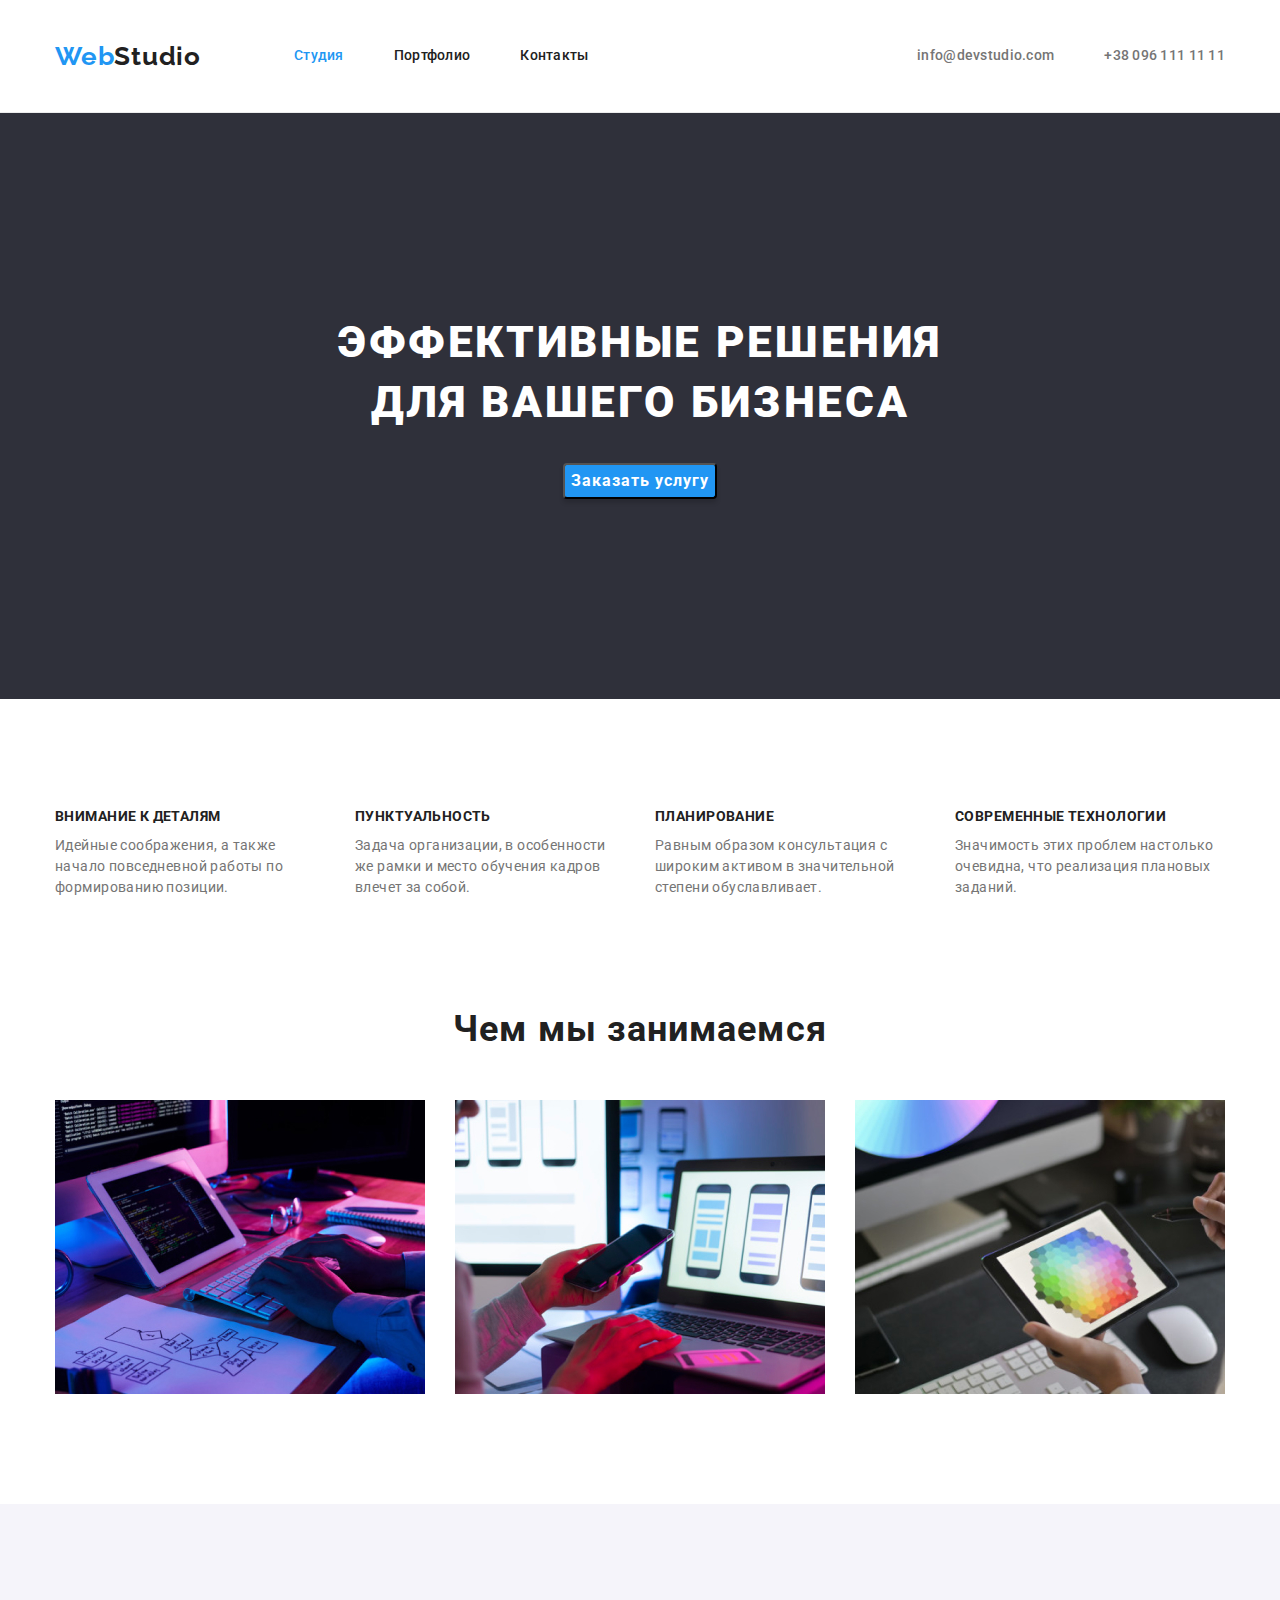
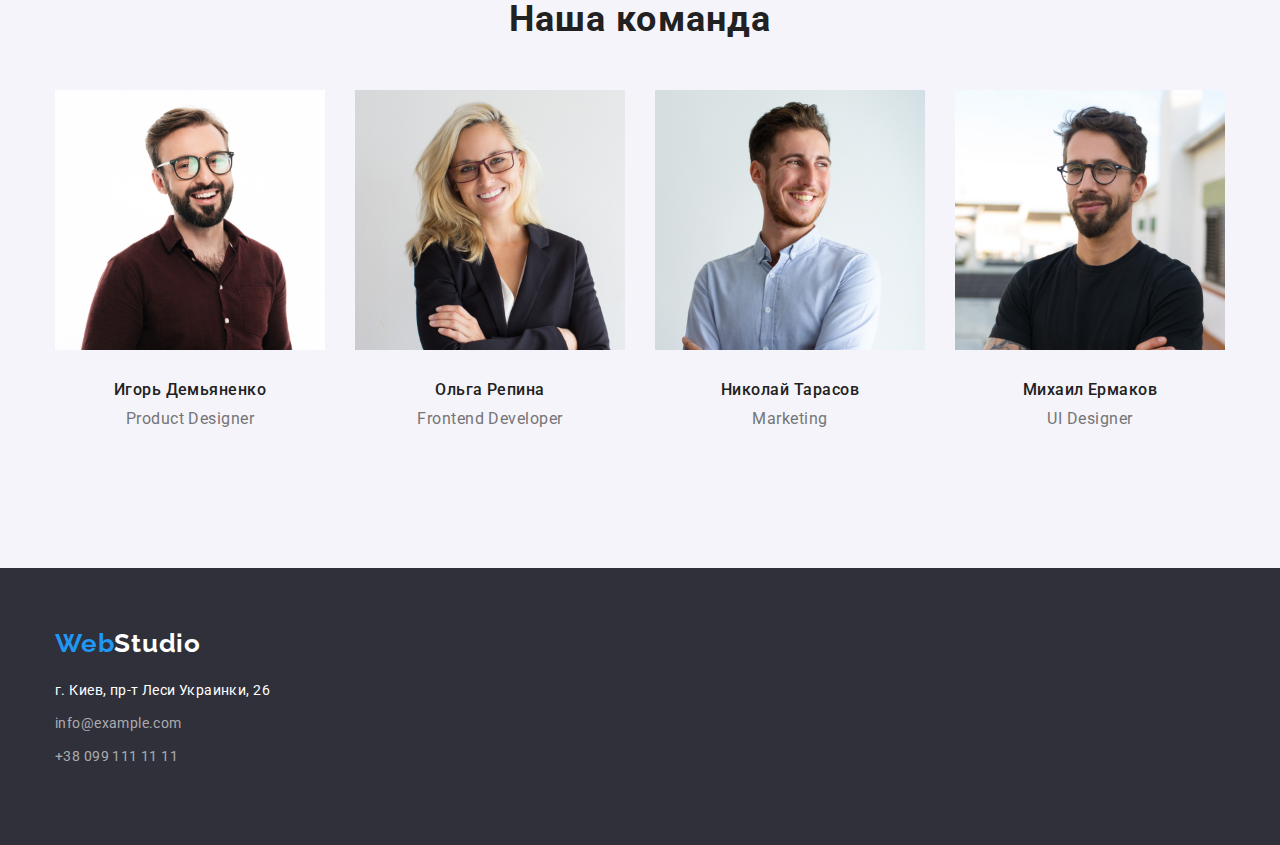
<file: index.html>
<!DOCTYPE html>
<html lang="ru">

<head>
    <meta charset="UTF-8">
    <meta http-equiv="X-UA-Compatible" content="IE=edge">
    <meta name="viewport" content="width=device-width, initial-scale=1.0">
    <title>Document</title>
    <!-- link font F -->
    <link rel="preconnect" href="https://fonts.googleapis.com">
    <link rel="preconnect" href="https://fonts.gstatic.com" crossorigin>
    <link href="https://fonts.googleapis.com/css2?family=Raleway:wght@700&family=Roboto:wght@400;500;700;900&display=swap" rel="stylesheet">
    <!-- modern normalize -->
    <link rel="stylesheet" href="https://cdnjs.cloudflare.com/ajax/libs/modern-normalize/1.1.0/modern-normalize.min.css">
    <!-- link style -->
    <link rel="stylesheet" href="./css/style.css">

</head>

<body>

    <header class="header">
        <div class="container main-nav">
            <nav class="main-site-nav">

                <a href="./index.html" class="logo">
                    <span class="logo-color ">Web</span>Studio
                </a>

                <ul class="site-nav">
                    <li class="item">
                        <a href="./index.html" class="current link">Студия</a>
                    </li>


                    <li class="item"><a href="./portfolio.html" class="link">Портфолио</a></li>


                    <li class="item">
                        <a href="#" class="link">Контакты </a>
                    </li>

                </ul>


            </nav>
            <ul class="contact">
                <li class="contact-item"> <a href="mailto:info@devstudio.com" class="link">info@devstudio.com</a></li>
                <li class="contact-item"> <a href="tel:++380961111111" class="link">+38 096 111 11 11</a></li>
            </ul>
        </div>
    </header>

    <main>
        <section class="hero">
            <div class="conteiner">
                <h1 class="hero-title">Эффективные решения <br /> для вашего бизнеса</h1>
                <button type="button" class="button primary">Заказать услугу</button>
            </div>
        </section>


        <section class="section">
            <div class="container">
                <h2 class="visually-hidden">Важные правила</h2>
                <ul class="peculiarities">
                    <li class="peculiarities-item">
                        <h3 class="peculiarities-title">Внимание к деталям</h3>
                        <p class="peculiarities-text">Идейные соображения, а также начало повседневной работы по формированию позиции.</p>
                    </li>
                    <li class="peculiarities-item">
                        <h3 class="peculiarities-title">Пунктуальность</h3>
                        <p class="peculiarities-text">Задача организации, в особенности же рамки и место обучения кадров влечет за собой.</p>
                    </li>
                    <li class="peculiarities-item">
                        <h3 class="peculiarities-title">Планирование</h3>
                        <p class="peculiarities-text">Равным образом консультация с широким активом в значительной степени обуславливает.</p>
                    </li>
                    <li class="peculiarities-item">
                        <h3 class="peculiarities-title">Современные технологии</h3>
                        <p class="peculiarities-text">Значимость этих проблем настолько очевидна, что реализация плановых заданий.</p>
                    </li>
                </ul>
            </div>
        </section>

        <section class="section no-padding">
            <div class="container">
                <h2 class="section-title">Чем мы занимаемся</h2>
                <ul class="photo">
                    <li class="photo-item"> <img src="./images/img4.jpg" width="370" alt="пишет код"></li>
                    <li class="photo-item"> <img src="./images/img6.jpg" width="370" alt="работа в телефоне"></li>
                    <li class="photo-item"> <img src="./images/img5.jpg" width="370" alt="RGB планшет"></li>
                </ul>
            </div>
        </section>

        <section class="section teames">
            <div class="container">
                <h2 class="section-title">Наша команда</h2>
                <ul class="team">
                    <li class="photo-item"> <img src="./images/img.jpg" width="270" alt="Игорь Демьяненко">
                        <div class="team-container">
                            <h3 class="team-title">Игорь Демьяненко</h3>
                            <p class="team-text">Product Designer</p>
                        </div>
                    </li>
                    <li class="photo-item"> <img src="./images/img1.jpg" width="270" alt="Ольга Репина">
                        <div class="team-container">
                            <h3 class="team-title">Ольга Репина</h3>
                            <p class="team-text">Frontend Developer</p>
                        </div>
                    </li>
                    <li class="photo-item"> <img src="./images/img2.jpg" width="270" alt="Николай Тарасов">
                        <div class="team-container">
                            <h3 class="team-title">Николай Тарасов</h3>
                            <p class="team-text">Marketing</p>
                        </div>
                    </li>
                    <li class="photo-item"> <img src="./images/img3.jpg" width="270" alt="Михаил Ермако">
                        <div class="team-container">
                            <h3 class="team-title">Михаил Ермаков</h3>
                            <p class="team-text">UI Designer</p>
                        </div>
                    </li>
                </ul>
            </div>
        </section>
    </main>

    <footer class="footer">
        <div class="container">
            <a href="./index.html" class="logo">
                <span class="logo-color ">Web</span><span class="white-logo">Studio</span>
            </a>
            <address>
    <ul class="footer-contact">
        <li class="address">г. Киев, пр-т Леси Украинки, 26</li>
        <li class="footer-contact-item"> <a href="mailto:info@example.com" class="footer-contact-link">info@example.com</a></li>
        <li class="footer-contact-item"> <a href="tel:++380991111111" class="footer-contact-link">+38 099 111 11 11</a></li>
    </ul>
</address>
        </div>
    </footer>

</body>

</html>
</file>
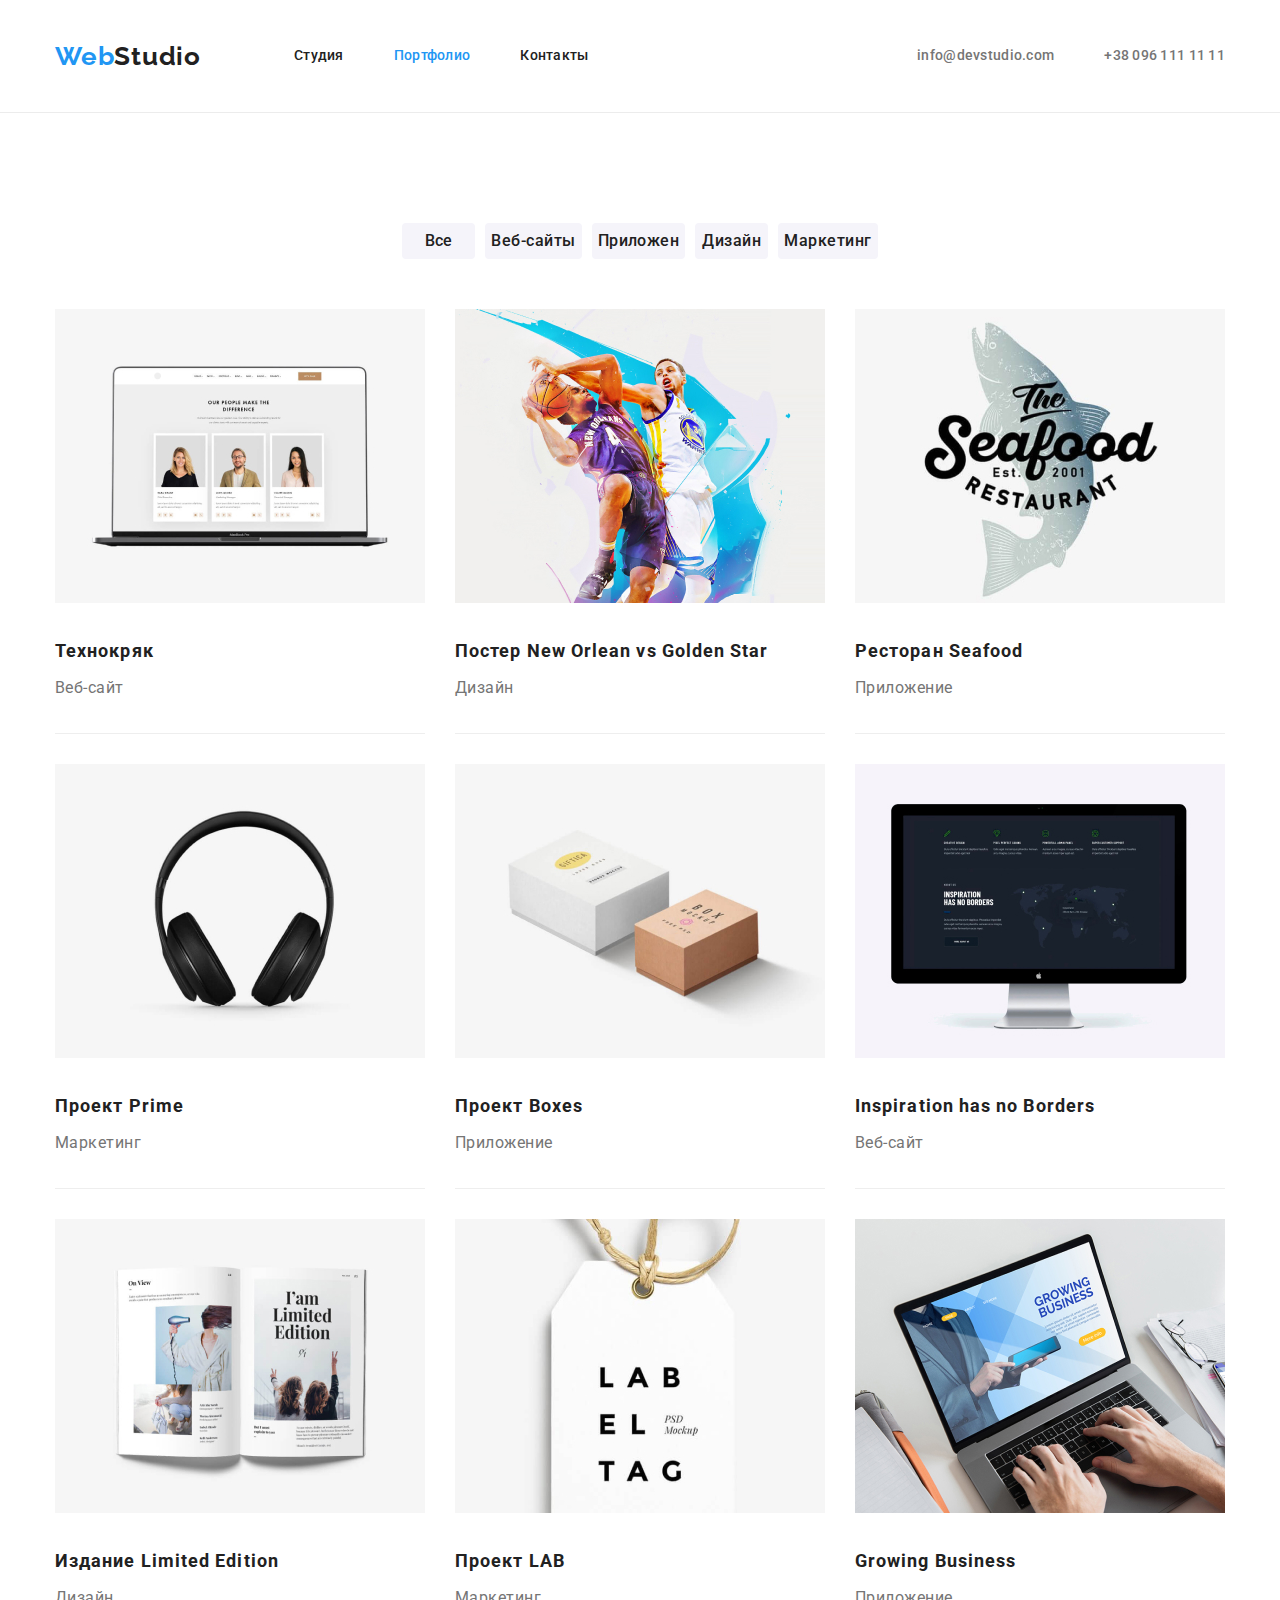
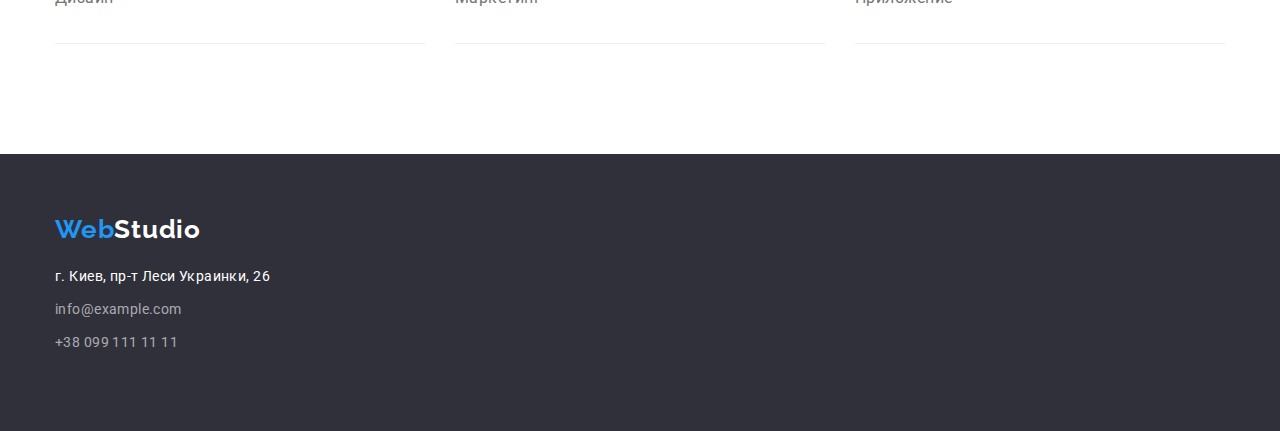
<file: portfolio.html>
<!DOCTYPE html>
<html lang="en">

<head>
    <meta charset="UTF-8">
    <meta http-equiv="X-UA-Compatible" content="IE=edge">
    <meta name="viewport" content="width=device-width, initial-scale=1.0">
    <title>Portfolio</title>
    <!-- link font F -->
    <link rel="preconnect" href="https://fonts.googleapis.com">
    <link rel="preconnect" href="https://fonts.gstatic.com" crossorigin>
    <link href="https://fonts.googleapis.com/css2?family=Raleway:wght@700&family=Roboto:wght@400;500;700;900&display=swap" rel="stylesheet">
    <!-- modern normalize -->
    <link rel="stylesheet" href="https://cdnjs.cloudflare.com/ajax/libs/modern-normalize/1.1.0/modern-normalize.min.css">
    <!-- link css -->
    <link rel="stylesheet" href="./css/style.css">


</head>

<body>

    <header class="header">
        <div class="container main-nav">
            <nav class="main-site-nav">

                <a href="./index.html" class="logo">
                    <span class="logo-color list">Web</span>Studio
                </a>

                <ul class="site-nav list">
                    <li class="item">
                        <a href="./index.html" class="link">Студия</a>
                    </li>


                    <li class="item"><a href="./portfolio.html" class="link current">Портфолио</a></li>


                    <li class="item">
                        <a href="#" class="link">Контакты</a>
                    </li>

                </ul>


            </nav>
            <ul class="contact">
                <li class="contact-item"> <a href="mailto:info@devstudio.com" class="link">info@devstudio.com</a></li>
                <li class="contact-item"> <a href="tel:++380961111111" class="link">+38 096 111 11 11</a></li>
            </ul>
        </div>
    </header>

    <main>
        <section class="section">
            <div class="container ">
                <h1 class="visually-hidden">Портфолио</h1>
                <ul class="portfolio-menu">

                    <li class="portfolio-item"><button type="button" class="button second">Все</button></li>

                    <li class="portfolio-item"><button type="button" class="button second">Веб-сайты</button></li>

                    <li class="portfolio-item"><button type="button" class="button second">Приложен</button></li>

                    <li class="portfolio-item"> <button type="button" class="button second">Дизайн</button></li>

                    <li class="portfolio-item"> <button type="button" class="button second">Маркетинг</button></li>


                </ul>

                <ul class="galler">
                    <li class="galler-item">
                        <img src="./images/portfolio.jpg" width="370" alt="Веб-сайт">
                        <div class="galler-container">
                            <h2 class="title-img">Технокряк</h2>
                            <p class="categories">Веб-сайт</p>
                        </div>
                    </li>
                    <li class="galler-item">
                        <img src="./images/portfolio1.jpg" width="370" alt="Постер New Orlean vs Golden Star">
                        <div class="galler-container">
                            <h2 class="title-img">Постер New Orlean vs Golden Star</h2>
                            <p class="categories">Дизайн</p>
                        </div>
                    </li>
                    <li class="galler-item">
                        <img src="./images/portfolio2.jpg" width="370" alt="Ресторан Seafood">
                        <div class="galler-container">
                            <h2 class="title-img">Ресторан Seafood</h2>
                            <p class="categories">Приложение</p>
                        </div>
                    </li>
                    <li class="galler-item">
                        <img src="./images/portfolio3.jpg" width="370" alt="Проект Prime">
                        <div class="galler-container">
                            <h2 class="title-img">Проект Prime</h2>
                            <p class="categories">Маркетинг</p>
                        </div>
                    </li>
                    <li class="galler-item">
                        <img src="./images/portfolio4.jpg" width="370" alt="Проект Boxes">
                        <div class="galler-container">
                            <h2 class="title-img">Проект Boxes</h2>
                            <p class="categories">Приложение</p>
                        </div>
                    </li>
                    <li class="galler-item">
                        <img src="./images/portfolio5.jpg" width="370" alt="Inspiration has no Borders">
                        <div class="galler-container">
                            <h2 class="title-img">Inspiration has no Borders</h2>
                            <p class="categories">Веб-сайт</p>
                        </div>
                    </li>
                    <li class="galler-item">
                        <img src="./images/portfolio6.jpg" width="370" alt="Издание Limited Edition">
                        <div class="galler-container">
                            <h2 class="title-img">Издание Limited Edition</h2>
                            <p class="categories">Дизайн</p>
                        </div>
                    </li>
                    <li class="galler-item">
                        <img src="./images/portfolio7.jpg" width="370" alt="Проект LAB">
                        <div class="galler-container">
                            <h2 class="title-img">Проект LAB</h2>
                            <p class="categories">Маркетинг</p>
                        </div>
                    </li>
                    <li class="galler-item">
                        <img src="./images/portfolio8.jpg" width="370" alt="Growing Business">
                        <div class="galler-container">
                            <h2 class="title-img">Growing Business</h2>
                            <p class="categories">Приложение</p>
                        </div>
                    </li>
                </ul>
            </div>

        </section>
    </main>

    <footer class="footer">
        <div class="container">
            <a href="./index.html" class="logo">
                <span class="logo-color ">Web</span><span class="white-logo">Studio</span>
            </a>
            <address>
    <ul class="footer-contact">
        <li class="address">г. Киев, пр-т Леси Украинки, 26</li>
        <li class="footer-contact-item"> <a href="mailto:info@example.com" class="footer-contact-link">info@example.com</a></li>
        <li class="footer-contact-item"> <a href="tel:++380991111111" class="footer-contact-link">+38 099 111 11 11</a></li>
    </ul>
</address>
        </div>
    </footer>

</body>

</html>
</file>
<file: css/style.css>
:root {
    /* text */
    --primary-text-color: #212121;
    --accent-text: #2196F3;
    --second-text: #757575;
    --color-hero: #FFFFFF;
    --under-link: rgba(255, 255, 255, 0.6);
    /* button */
    --primary-button: #2196F3;
    --color-title-button: #FFFFFF;
    --color-button: #F5F4FA;
    /* background */
    --bg-color: #FFFFFF;
    --bg-hero: #2F303A;
    --bg-color-s: #E5E5E5;
    --bg-section-team: #F5F4FA;
    /* line */
    --color-line: #ECECEC;
}

body {
    font-family: 'Roboto', sans-serif;
    background-color: var(--bg-color);
    color: var(--primary-text-color);
}


/* Утилиты */

h1,
h2,
h3,
h4,
p {
    margin: 0;
}

img {
    display: block;
    max-width: 100%;
    height: auto;
}

ul {
    list-style: none;
    padding: 0;
}

.visually-hidden {
    position: absolute;
    white-space: nowrap;
    width: 1px;
    height: 1px;
    overflow: hidden;
    border: 0;
    padding: 0;
    clip: rect(0 0 0 0);
    clip-path: inset(50%);
    margin: -1px;
}


/* контейнер */

.container {
    width: 1200px;
    padding-right: 15px;
    padding-left: 15px;
    margin-left: auto;
    margin-right: auto;
}


/* header */

.header {
    border-bottom: 1px solid var(--color-line);
}

.main-nav {
    display: flex;
}

.main-site-nav {
    display: flex;
    align-items: center;
}

.logo {
    color: var(--primary-text-color);
    font-family: 'Raleway', sans-serif;
    font-weight: 700;
    font-size: 26px;
    line-height: 1.19;
    letter-spacing: 0.03em;
    text-decoration: none;
}

.logo-color {
    color: var(--accent-text);
}

.site-nav {
    display: flex;
    margin-left: 93px;
}

.site-nav .item:not(:first-child) {
    margin-left: 50px;
}

.link {
    display: block;
    padding-top: 32px;
    padding-bottom: 32px;
    font-weight: 500;
    font-size: 14px;
    line-height: 1.14;
    letter-spacing: 0.02em;
    text-decoration: none;
}

.site-nav .link {
    color: var(--primary-text-color);
}

.contact {
    display: flex;
    margin-left: auto;
}

.contact .contact-item:not(:first-child) {
    margin-left: 50px;
}

.contact .link {
    color: var(--second-text);
}

.site-nav .link:hover,
.contact .link:hover,
.site-nav .link:focus,
.contact .link:focus {
    color: var(--accent-text);
}

.site-nav .current {
    color: var(--accent-text);
}


/* Hero */

.hero {
    background: var(--bg-hero);
    text-align: center;
    padding-top: 200px;
    padding-bottom: 200px;
}

.hero-title {
    margin-bottom: 30px;
    color: var(--color-hero);
    font-weight: 900;
    font-size: 44px;
    line-height: 1.36;
    letter-spacing: 0.06em;
    text-transform: uppercase;
}

.button {
    cursor: pointer;
    font-family: inherit;
}

.button.primary {
    background: var(--primary-button);
    box-shadow: 0px 4px 4px rgba(0, 0, 0, 0.15);
    border-radius: 4px;
    color: var(--color-title-button);
    font-weight: 700;
    font-size: 16px;
    line-height: 1.88;
    letter-spacing: 0.06em;
}


/* section */

.section {
    padding-top: 94px;
    padding-bottom: 94px;
}

.section.no-padding {
    padding-top: 0;
}

.section-title {
    font-weight: 700;
    font-size: 36px;
    line-height: 1.17;
    text-align: center;
    letter-spacing: 0.03em;
    color: var(--primary-text-color);
    margin-bottom: 50px;
}


/* Oсобенности */

.peculiarities {
    display: flex;
}

.peculiarities-item {
    width: 270px;
}

.peculiarities .peculiarities-item:not(:first-child) {
    margin-left: 30px;
}

.peculiarities-title {
    margin-bottom: 10px;
    color: var(--primary-text-color);
    font-weight: 700;
    font-size: 14px;
    line-height: 1.14;
    letter-spacing: 0.03em;
    text-transform: uppercase;
}

.peculiarities-text {
    color: var(--second-text);
    font-size: 14px;
    line-height: 1.5;
    letter-spacing: 0.03em;
}


/* photo */

.photo {
    display: flex;
}

.photo-item:not(:first-child) {
    margin-left: 30px;
}


/* Team */

.teames {
    background-color: var(--bg-section-team);
}

.team {
    display: flex;
}

.team-container {
    padding-top: 30px;
    padding-bottom: 30px;
    text-align: center;
}

.team-title {
    color: var(--primary-text-color);
    font-weight: 500;
    font-size: 16px;
    line-height: 1.19;
    letter-spacing: 0.03em;
}

.team-text {
    margin-top: 10px;
    color: var(--second-text);
    font-size: 16px;
    line-height: 1.19;
    letter-spacing: 0.03em;
}


/* footer */

.footer {
    background: var(--bg-hero);
    padding-bottom: 60px;
    padding-top: 60px;
}

.white-logo {
    color: var(--color-hero);
}

.footer-contact {
    margin-top: 20px;
}

.address {
    font-style: normal;
    font-size: 14px;
    line-height: 1.71;
    letter-spacing: 0.03em;
    color: var(--color-hero);
}

.footer-contact-item {
    margin-top: 9px;
}

.footer-contact-link {
    color: var(--under-link);
    font-style: normal;
    font-weight: 400px;
    font-size: 14px;
    line-height: 1.71;
    letter-spacing: 0.03em;
    text-decoration: none;
}


/* 2 file */

.portfolio-menu {
    display: flex;
    justify-content: center;
    margin-bottom: 50px;
}

.portfolio-item:not(:first-child) {
    margin-left: 10px;
}

.button.second {
    background: var(--color-button);
    border-radius: 4px;
    border: 0;
    min-width: 73px;
    display: block;
    padding-top: 6px;
    padding-bottom: 6px;
    font-weight: 500;
    font-size: 16px;
    line-height: 1.5;
    letter-spacing: 0.03em;
    color: var(--primary-text-color);
}

.button.second:hover,
.button.second:focus {
    background: var(--accent-text);
    color: var(--bg-color);
}


/*  Портфолио  галерея */

.galler {
    display: flex;
    flex-wrap: wrap;
}

.galler-item {
    width: calc((100% - 60px) / 3);
    margin-bottom: 30px;
    margin-right: 30px;
}

.galler-item:nth-child(3n + 3) {
    margin-right: 0;
}

.galler-item:nth-last-child(-n + 3) {
    margin-bottom: 0px;
}

.galler-container {
    padding-top: 30px;
    padding-bottom: 30px;
    border-bottom: 1px solid #EEEEEE;
}

.title-img {
    color: var(--primary-text-color);
    font-weight: 700;
    font-size: 18px;
    line-height: 2;
    letter-spacing: 0.06em;
}

.categories {
    margin-top: 4px;
    color: var(--second-text);
    font-size: 16px;
    line-height: 1.88;
    letter-spacing: 0.03em;
}
</file>
